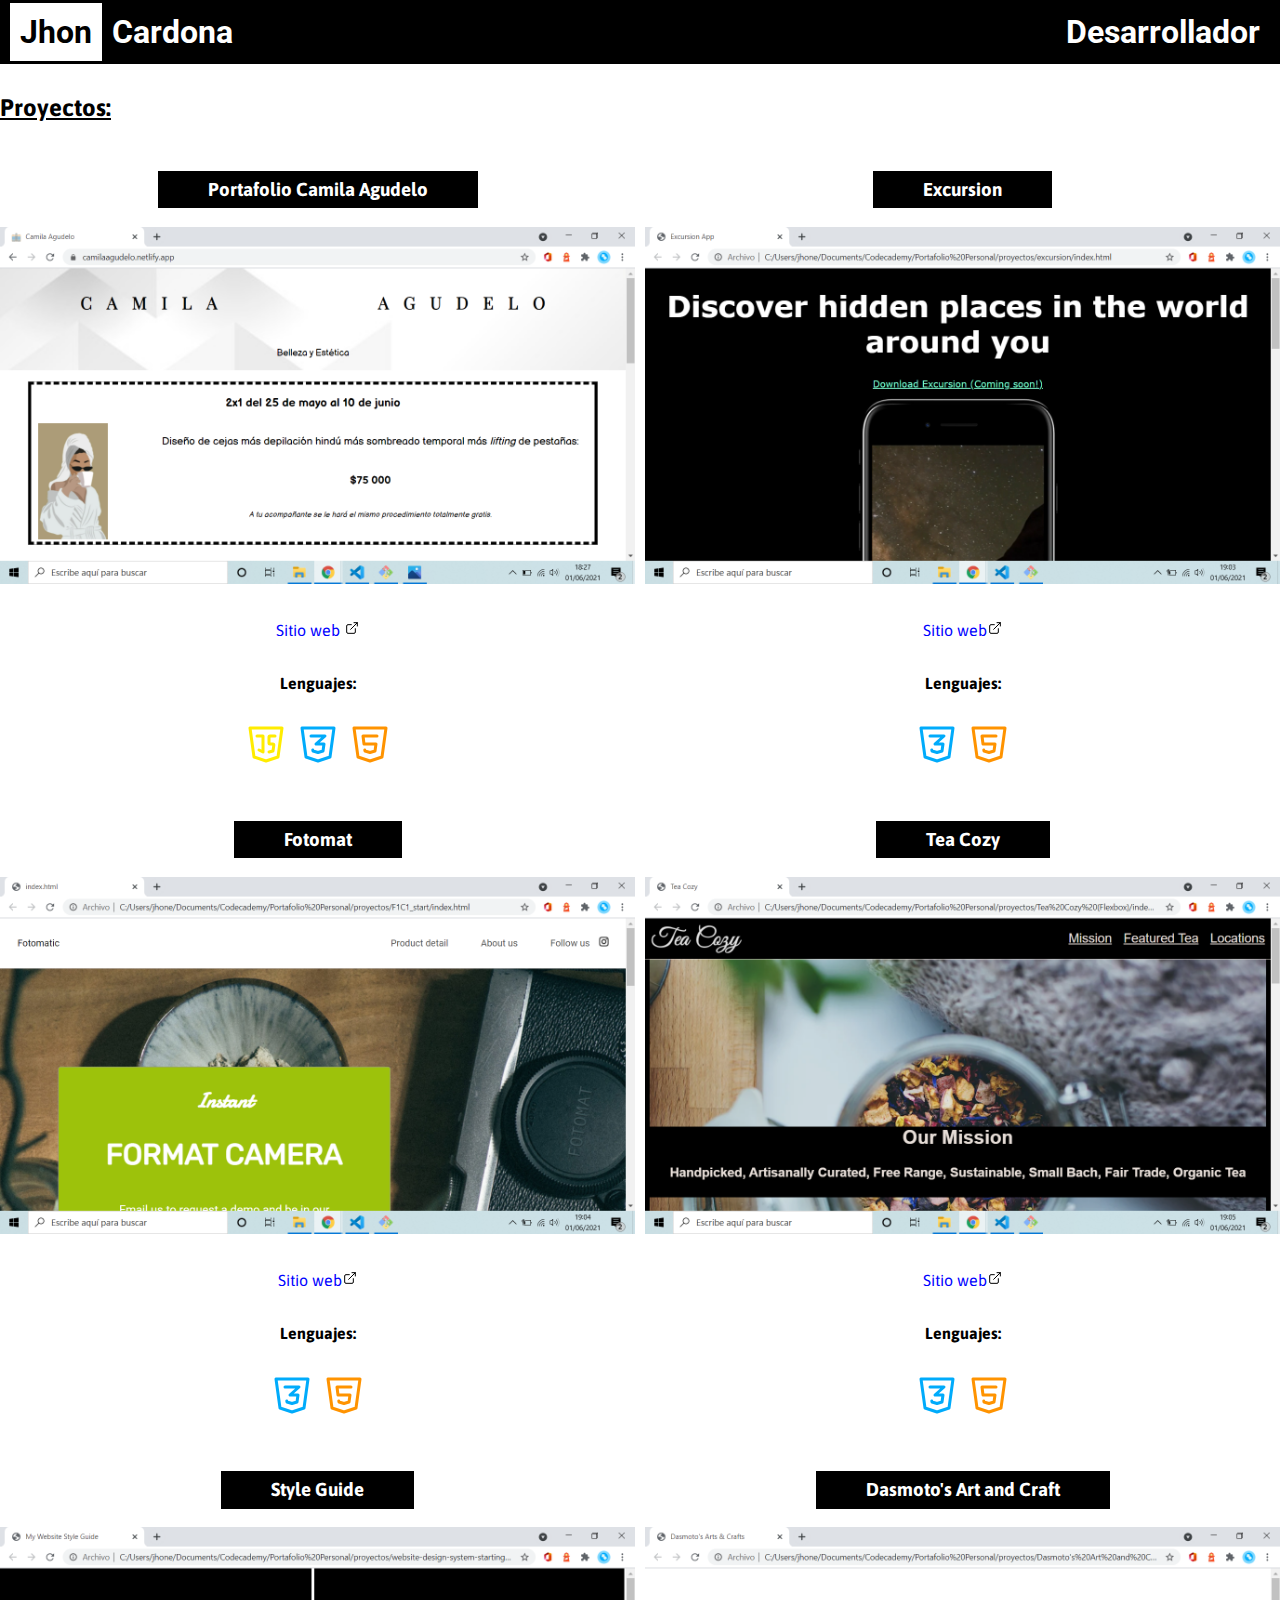
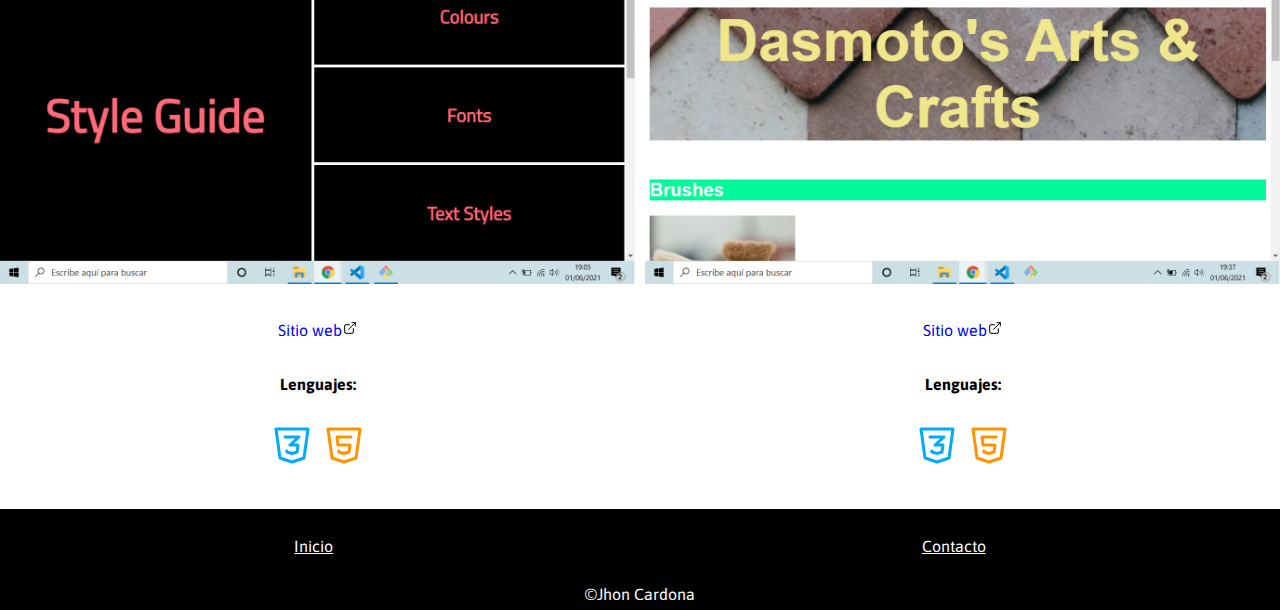
<file: index.html>
<!DOCTYPE html>
<html lang="es">
	<head>
		<meta charset="UTF-8" />
		<meta http-equiv="X-UA-Compatible" content="IE=edge" />
		<meta name="viewport" content="width=device-width, initial-scale=1.0" />
		<title>Jhon Cardona</title>
		<meta name="description" content="Portafolio personal Jhon Cardona" />
		<link rel="preconnect" href="https://fonts.gstatic.com" />
		<link
			href="https://fonts.googleapis.com/css2?family=Asap:ital,wght@0,400;0,700;1,400&family=Roboto:ital,wght@0,400;0,700;1,400&display=swap"
			rel="stylesheet"
		/>
		<link rel="preload" href="./recursos/css/style.css" as="style" />
		<link rel="stylesheet" href="./recursos/css/style.css" />
		<script src="./recursos/js/scripts.js" defer></script>
	</head>
	<body>
		<!-- entrada -->
		<header id="entrada-pagina-principal">
			<video
				src="./recursos/video/video-fondo.mp4"
				id="video-fondo"
				muted
				autoplay
				loop
			></video>
			<h1>
				<a href="./index.html" id="enlace-jhon-cardona">
					<span translate="no" id="jhon-cardona"
						><span id="jhon">Jhon</span><span id="cardona">Cardona</span>
					</span>
					<span id="desarrollador-externo"
						><span id="desarrollador">desarrollador</span></span
					>
				</a>
			</h1>
		</header>
		<!-- Proyectos -->
		<main>
			<h2 id="proyectos-titulo">Proyectos:</h2>
			<ul class="grid-pagina-principal">
				<li>
					<h3>Portafolio Camila Agudelo</h3>
					<div class="proyecto-display">
						<img
							src="./recursos/img/camila-agudelo-sitio-web.png"
							alt="pagina principal Camila Agudelo"
							id="camila-img"
						/>
						<div class="texto-proyectos">
							<a href="https://camilaagudelo.netlify.app/">Sitio web</a>
							<svg
								xmlns="http://www.w3.org/2000/svg"
								class="icon icon-tabler icon-tabler-external-link"
								width="16"
								height="16"
								viewBox="0 0 24 24"
								stroke-width="1.5"
								stroke="#000000"
								fill="none"
								stroke-linecap="round"
								stroke-linejoin="round"
							>
								<path stroke="none" d="M0 0h24v24H0z" fill="none" />
								<path
									d="M11 7h-5a2 2 0 0 0 -2 2v9a2 2 0 0 0 2 2h9a2 2 0 0 0 2 -2v-5"
								/>
								<line x1="10" y1="14" x2="20" y2="4" />
								<polyline points="15 4 20 4 20 9" />
							</svg>
							<h4>Lenguajes:</h4>
							<svg
								xmlns="http://www.w3.org/2000/svg"
								class="
									icono-javascript
									icon icon-tabler icon-tabler-brand-javascript
								"
								width="48"
								height="48"
								viewBox="0 0 24 24"
								stroke-width="1.5"
								stroke="#ffec00"
								fill="none"
								stroke-linecap="round"
								stroke-linejoin="round"
							>
								<path stroke="none" d="M0 0h24v24H0z" fill="none" />
								<path d="M20 4l-2 14.5l-6 2l-6 -2l-2 -14.5z" />
								<path d="M7.5 8h3v8l-2 -1" />
								<path
									d="M16.5 8h-2.5a0.5 .5 0 0 0 -.5 .5v3a0.5 .5 0 0 0 .5 .5h1.423a0.5 .5 0 0 1 .495 .57l-.418 2.93l-2 .5"
								/>
							</svg>
							<svg
								xmlns="http://www.w3.org/2000/svg"
								class="icono-css3 icon icon-tabler icon-tabler-brand-css3"
								width="48"
								height="48"
								viewBox="0 0 24 24"
								stroke-width="1.5"
								stroke="#00abfb"
								fill="none"
								stroke-linecap="round"
								stroke-linejoin="round"
							>
								<path stroke="none" d="M0 0h24v24H0z" fill="none" />
								<path d="M20 4l-2 14.5l-6 2l-6 -2l-2 -14.5z" />
								<path
									d="M8.5 8h7l-4.5 4h4l-.5 3.5l-2.5 .75l-2.5 -.75l-.1 -.5"
								/>
							</svg>
							<svg
								xmlns="http://www.w3.org/2000/svg"
								class="icono-html5 icon icon-tabler icon-tabler-brand-html5"
								width="48"
								height="48"
								viewBox="0 0 24 24"
								stroke-width="1.5"
								stroke="#ff9300"
								fill="none"
								stroke-linecap="round"
								stroke-linejoin="round"
							>
								<path stroke="none" d="M0 0h24v24H0z" fill="none" />
								<path d="M20 4l-2 14.5l-6 2l-6 -2l-2 -14.5z" />
								<path
									d="M15.5 8h-7l.5 4h6l-.5 3.5l-2.5 .75l-2.5 -.75l-.1 -.5"
								/>
							</svg>
						</div>
					</div>
				</li>
				<li>
					<h3 lang="en" translate="no">Excursion</h3>
					<div class="proyecto-display">
						<img
							src="./recursos/img/excursion.png"
							alt="pagina principal excursion"
							id="excursion-img"
						/>
						<div class="texto-proyectos">
							<a href="./proyectos/excursion/index.html">Sitio web</a
							><svg
								xmlns="http://www.w3.org/2000/svg"
								class="icon icon-tabler icon-tabler-external-link"
								width="16"
								height="16"
								viewBox="0 0 24 24"
								stroke-width="1.5"
								stroke="#000000"
								fill="none"
								stroke-linecap="round"
								stroke-linejoin="round"
							>
								<path stroke="none" d="M0 0h24v24H0z" fill="none" />
								<path
									d="M11 7h-5a2 2 0 0 0 -2 2v9a2 2 0 0 0 2 2h9a2 2 0 0 0 2 -2v-5"
								/>
								<line x1="10" y1="14" x2="20" y2="4" />
								<polyline points="15 4 20 4 20 9" />
							</svg>
							<h4>Lenguajes:</h4>
							<svg
								xmlns="http://www.w3.org/2000/svg"
								class="icono-css3 icon icon-tabler icon-tabler-brand-css3"
								width="48"
								height="48"
								viewBox="0 0 24 24"
								stroke-width="1.5"
								stroke="#00abfb"
								fill="none"
								stroke-linecap="round"
								stroke-linejoin="round"
							>
								<path stroke="none" d="M0 0h24v24H0z" fill="none" />
								<path d="M20 4l-2 14.5l-6 2l-6 -2l-2 -14.5z" />
								<path
									d="M8.5 8h7l-4.5 4h4l-.5 3.5l-2.5 .75l-2.5 -.75l-.1 -.5"
								/>
							</svg>
							<svg
								xmlns="http://www.w3.org/2000/svg"
								class="icono-html5 icon icon-tabler icon-tabler-brand-html5"
								width="48"
								height="48"
								viewBox="0 0 24 24"
								stroke-width="1.5"
								stroke="#ff9300"
								fill="none"
								stroke-linecap="round"
								stroke-linejoin="round"
							>
								<path stroke="none" d="M0 0h24v24H0z" fill="none" />
								<path d="M20 4l-2 14.5l-6 2l-6 -2l-2 -14.5z" />
								<path
									d="M15.5 8h-7l.5 4h6l-.5 3.5l-2.5 .75l-2.5 -.75l-.1 -.5"
								/>
							</svg>
						</div>
					</div>
				</li>
				<li>
					<h3 lang="en" translate="no">Fotomat</h3>
					<div class="proyecto-display">
						<img
							src="./recursos/img/fotomat.png"
							alt="pagina principal Fotomat"
							id="fotomat-img"
						/>
						<div class="texto-proyectos">
							<a href="./proyectos/F1C1_start/index.html">Sitio web</a
							><svg
								xmlns="http://www.w3.org/2000/svg"
								class="icon icon-tabler icon-tabler-external-link"
								width="16"
								height="16"
								viewBox="0 0 24 24"
								stroke-width="1.5"
								stroke="#000000"
								fill="none"
								stroke-linecap="round"
								stroke-linejoin="round"
							>
								<path stroke="none" d="M0 0h24v24H0z" fill="none" />
								<path
									d="M11 7h-5a2 2 0 0 0 -2 2v9a2 2 0 0 0 2 2h9a2 2 0 0 0 2 -2v-5"
								/>
								<line x1="10" y1="14" x2="20" y2="4" />
								<polyline points="15 4 20 4 20 9" />
							</svg>
							<h4>Lenguajes:</h4>
							<svg
								xmlns="http://www.w3.org/2000/svg"
								class="icono-css3 icon icon-tabler icon-tabler-brand-css3"
								width="48"
								height="48"
								viewBox="0 0 24 24"
								stroke-width="1.5"
								stroke="#00abfb"
								fill="none"
								stroke-linecap="round"
								stroke-linejoin="round"
							>
								<path stroke="none" d="M0 0h24v24H0z" fill="none" />
								<path d="M20 4l-2 14.5l-6 2l-6 -2l-2 -14.5z" />
								<path
									d="M8.5 8h7l-4.5 4h4l-.5 3.5l-2.5 .75l-2.5 -.75l-.1 -.5"
								/>
							</svg>
							<svg
								xmlns="http://www.w3.org/2000/svg"
								class="icono-html5 icon icon-tabler icon-tabler-brand-html5"
								width="48"
								height="48"
								viewBox="0 0 24 24"
								stroke-width="1.5"
								stroke="#ff9300"
								fill="none"
								stroke-linecap="round"
								stroke-linejoin="round"
							>
								<path stroke="none" d="M0 0h24v24H0z" fill="none" />
								<path d="M20 4l-2 14.5l-6 2l-6 -2l-2 -14.5z" />
								<path
									d="M15.5 8h-7l.5 4h6l-.5 3.5l-2.5 .75l-2.5 -.75l-.1 -.5"
								/>
							</svg>
						</div>
					</div>
				</li>
				<li>
					<h3 lang="en" translate="no">Tea Cozy</h3>
					<div class="proyecto-display">
						<img
							src="./recursos/img/tea-cozy.png"
							alt="pagina principal Tea Cozy"
							id="tea-img"
						/>
						<div class="texto-proyectos">
							<a href="./proyectos/Tea Cozy (Flexbox)/index.html">Sitio web</a
							><svg
								xmlns="http://www.w3.org/2000/svg"
								class="icon icon-tabler icon-tabler-external-link"
								width="16"
								height="16"
								viewBox="0 0 24 24"
								stroke-width="1.5"
								stroke="#000000"
								fill="none"
								stroke-linecap="round"
								stroke-linejoin="round"
							>
								<path stroke="none" d="M0 0h24v24H0z" fill="none" />
								<path
									d="M11 7h-5a2 2 0 0 0 -2 2v9a2 2 0 0 0 2 2h9a2 2 0 0 0 2 -2v-5"
								/>
								<line x1="10" y1="14" x2="20" y2="4" />
								<polyline points="15 4 20 4 20 9" />
							</svg>
							<h4>Lenguajes:</h4>
							<svg
								xmlns="http://www.w3.org/2000/svg"
								class="icono-css3 icon icon-tabler icon-tabler-brand-css3"
								width="48"
								height="48"
								viewBox="0 0 24 24"
								stroke-width="1.5"
								stroke="#00abfb"
								fill="none"
								stroke-linecap="round"
								stroke-linejoin="round"
							>
								<path stroke="none" d="M0 0h24v24H0z" fill="none" />
								<path d="M20 4l-2 14.5l-6 2l-6 -2l-2 -14.5z" />
								<path
									d="M8.5 8h7l-4.5 4h4l-.5 3.5l-2.5 .75l-2.5 -.75l-.1 -.5"
								/>
							</svg>
							<svg
								xmlns="http://www.w3.org/2000/svg"
								class="icono-html5 icon icon-tabler icon-tabler-brand-html5"
								width="48"
								height="48"
								viewBox="0 0 24 24"
								stroke-width="1.5"
								stroke="#ff9300"
								fill="none"
								stroke-linecap="round"
								stroke-linejoin="round"
							>
								<path stroke="none" d="M0 0h24v24H0z" fill="none" />
								<path d="M20 4l-2 14.5l-6 2l-6 -2l-2 -14.5z" />
								<path
									d="M15.5 8h-7l.5 4h6l-.5 3.5l-2.5 .75l-2.5 -.75l-.1 -.5"
								/>
							</svg>
						</div>
					</div>
				</li>
				<li>
					<h3 lang="en" translate="no">Style Guide</h3>
					<div class="proyecto-display">
						<img
							src="./recursos/img/style-guide.png"
							alt="pagina principal Style Guide"
							id="style-img"
						/>
						<div class="texto-proyectos">
							<a
								href="./proyectos/website-design-system-starting(Enlaces grandes)/index.html"
								>Sitio web</a
							><svg
								xmlns="http://www.w3.org/2000/svg"
								class="icon icon-tabler icon-tabler-external-link"
								width="16"
								height="16"
								viewBox="0 0 24 24"
								stroke-width="1.5"
								stroke="#000000"
								fill="none"
								stroke-linecap="round"
								stroke-linejoin="round"
							>
								<path stroke="none" d="M0 0h24v24H0z" fill="none" />
								<path
									d="M11 7h-5a2 2 0 0 0 -2 2v9a2 2 0 0 0 2 2h9a2 2 0 0 0 2 -2v-5"
								/>
								<line x1="10" y1="14" x2="20" y2="4" />
								<polyline points="15 4 20 4 20 9" />
							</svg>
							<h4>Lenguajes:</h4>
							<svg
								xmlns="http://www.w3.org/2000/svg"
								class="icono-css3 icon icon-tabler icon-tabler-brand-css3"
								width="48"
								height="48"
								viewBox="0 0 24 24"
								stroke-width="1.5"
								stroke="#00abfb"
								fill="none"
								stroke-linecap="round"
								stroke-linejoin="round"
							>
								<path stroke="none" d="M0 0h24v24H0z" fill="none" />
								<path d="M20 4l-2 14.5l-6 2l-6 -2l-2 -14.5z" />
								<path
									d="M8.5 8h7l-4.5 4h4l-.5 3.5l-2.5 .75l-2.5 -.75l-.1 -.5"
								/>
							</svg>
							<svg
								xmlns="http://www.w3.org/2000/svg"
								class="icono-html5 icon icon-tabler icon-tabler-brand-html5"
								width="48"
								height="48"
								viewBox="0 0 24 24"
								stroke-width="1.5"
								stroke="#ff9300"
								fill="none"
								stroke-linecap="round"
								stroke-linejoin="round"
							>
								<path stroke="none" d="M0 0h24v24H0z" fill="none" />
								<path d="M20 4l-2 14.5l-6 2l-6 -2l-2 -14.5z" />
								<path
									d="M15.5 8h-7l.5 4h6l-.5 3.5l-2.5 .75l-2.5 -.75l-.1 -.5"
								/>
							</svg>
						</div>
					</div>
				</li>
				<li>
					<h3 lang="en" translate="no">Dasmoto's Art and Craft</h3>
					<div class="proyecto-display">
						<img
							src="./recursos/img/dasmoto.png"
							alt="pagina principal Dasmoto"
							id="art-img"
						/>
						<div class="texto-proyectos">
							<a href="./proyectos/Dasmoto's Art and Craft/index.html"
								>Sitio web</a
							><svg
								xmlns="http://www.w3.org/2000/svg"
								class="icon icon-tabler icon-tabler-external-link"
								width="16"
								height="16"
								viewBox="0 0 24 24"
								stroke-width="1.5"
								stroke="#000000"
								fill="none"
								stroke-linecap="round"
								stroke-linejoin="round"
							>
								<path stroke="none" d="M0 0h24v24H0z" fill="none" />
								<path
									d="M11 7h-5a2 2 0 0 0 -2 2v9a2 2 0 0 0 2 2h9a2 2 0 0 0 2 -2v-5"
								/>
								<line x1="10" y1="14" x2="20" y2="4" />
								<polyline points="15 4 20 4 20 9" />
							</svg>
							<h4>Lenguajes:</h4>
							<svg
								xmlns="http://www.w3.org/2000/svg"
								class="icono-css3 icon icon-tabler icon-tabler-brand-css3"
								width="48"
								height="48"
								viewBox="0 0 24 24"
								stroke-width="1.5"
								stroke="#00abfb"
								fill="none"
								stroke-linecap="round"
								stroke-linejoin="round"
							>
								<path stroke="none" d="M0 0h24v24H0z" fill="none" />
								<path d="M20 4l-2 14.5l-6 2l-6 -2l-2 -14.5z" />
								<path
									d="M8.5 8h7l-4.5 4h4l-.5 3.5l-2.5 .75l-2.5 -.75l-.1 -.5"
								/>
							</svg>
							<svg
								xmlns="http://www.w3.org/2000/svg"
								class="icono-html5 icon icon-tabler icon-tabler-brand-html5"
								width="48"
								height="48"
								viewBox="0 0 24 24"
								stroke-width="1.5"
								stroke="#ff9300"
								fill="none"
								stroke-linecap="round"
								stroke-linejoin="round"
							>
								<path stroke="none" d="M0 0h24v24H0z" fill="none" />
								<path d="M20 4l-2 14.5l-6 2l-6 -2l-2 -14.5z" />
								<path
									d="M15.5 8h-7l.5 4h6l-.5 3.5l-2.5 .75l-2.5 -.75l-.1 -.5"
								/>
							</svg>
						</div>
					</div>
				</li>
			</ul>
		</main>
		<footer>
			<nav>
				<ul id="navegacion-footer">
					<li><a href="./index.html" class="enlace-nav">Inicio</a></li>
					<li><a href="./contacto.html" class="enlace-nav">Contacto</a></li>
				</ul>
			</nav>
			<p>&copy;Jhon Cardona</p>
		</footer>
	</body>
</html>
</file>
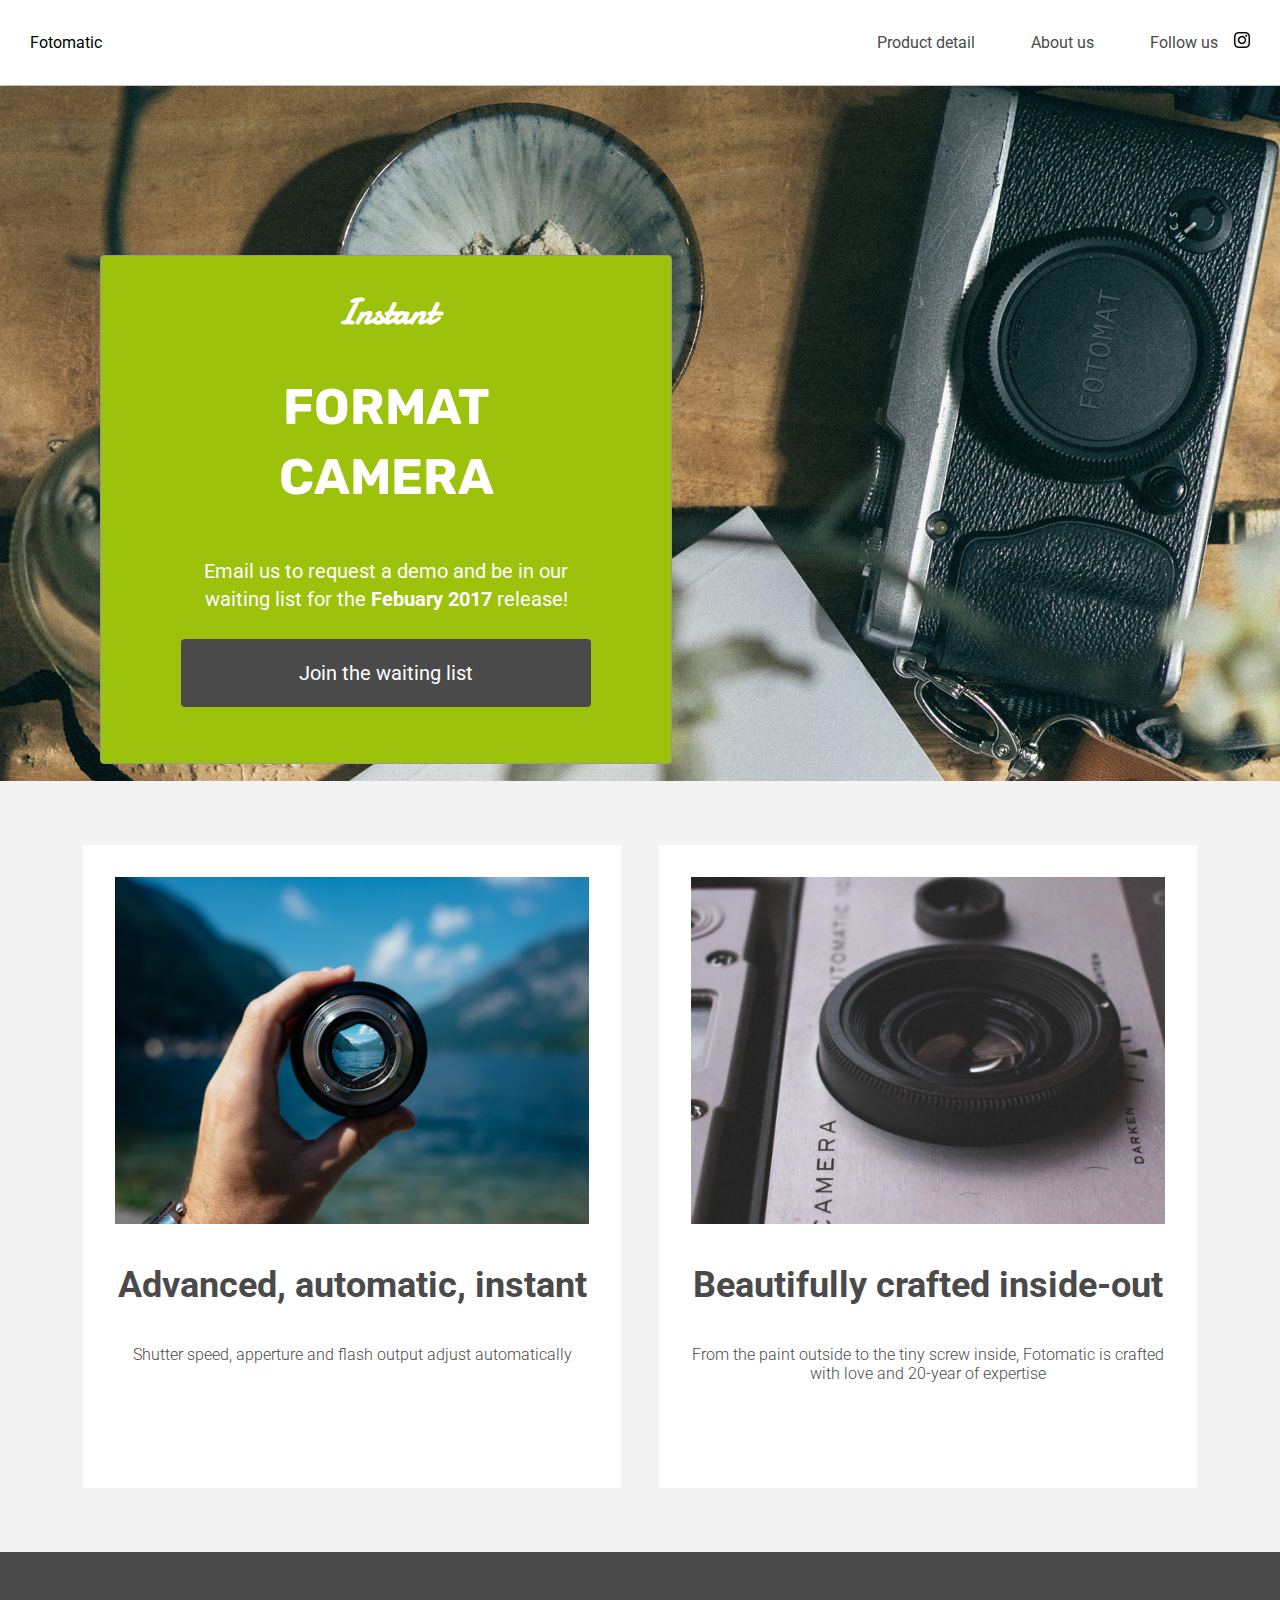
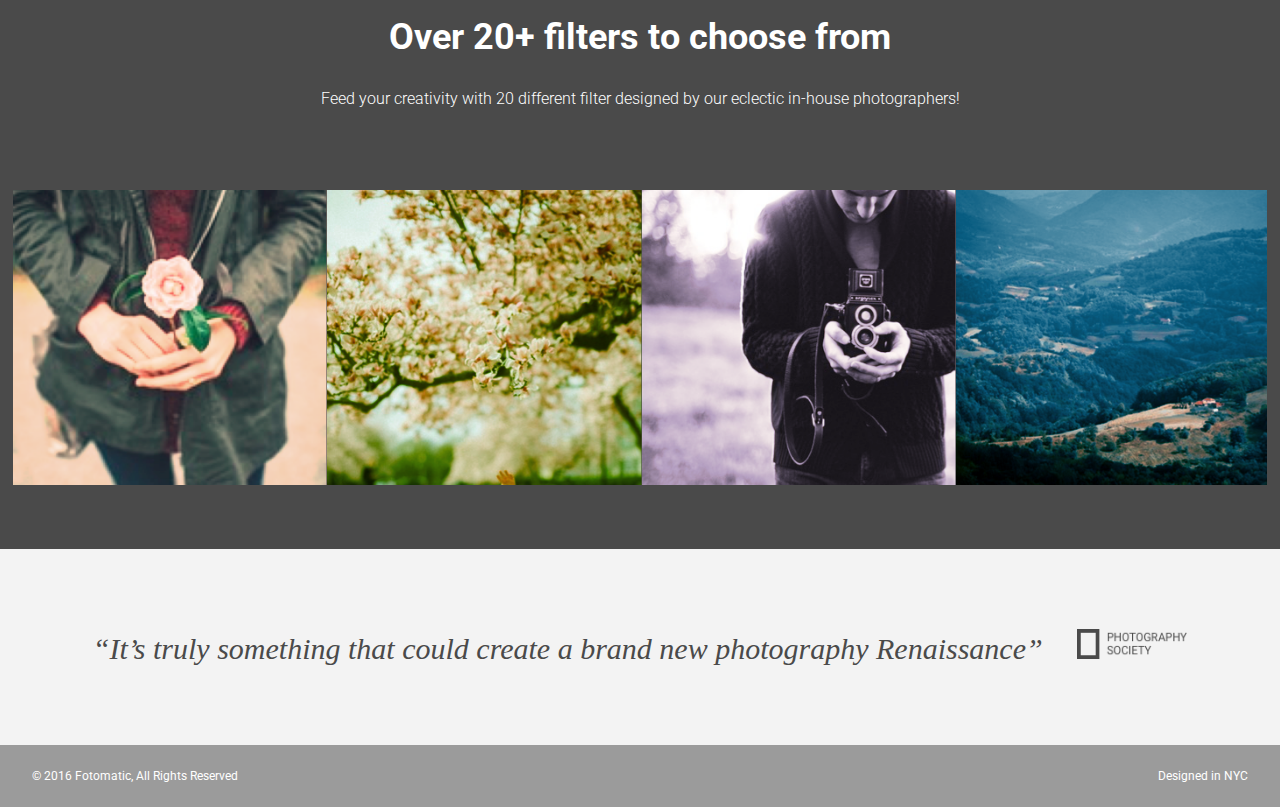
<file: proyectos/F1C1_start/index.html>
<!DOCTYPE html>
<html lang="en-GB">
	<head>
		<meta name='viewport' content="width=device-width">
		<link
			href="https://fonts.googleapis.com/css?family=Damion"
			rel="stylesheet"
		/>
		<link
			href="https://fonts.googleapis.com/css?family=Rubik"
			rel="stylesheet"
		/>
		<link
			href="https://fonts.googleapis.com/css?family=Roboto:300,400,600,700"
			rel="stylesheet"
		/>
		<link rel="stylesheet" href="./resources/css/style.css" />
		<meta charset="UTF-8" />
	</head>
	<body>
		<!-- Header -->
		<header>
			<div class="content">
				<a href="index.html" class="desktop logo">Fotomatic</a>
				<nav class="desktop">
					<ul>
						<li><a href="#">Product detail</a></li>
						<li><a href="#">About us</a></li>
						<li class="follow-us">
							<a href="https://www.instagram.com/"
								>Follow us
								<img class="icon" src="./resources/images/instagram.png"
							/></a>
						</li>
            <li><a href="#" class="button">Join us</a></li>
					</ul>
				</nav>
				<nav class="mobile">
					<ul>
						<li>
							<a href="#"><img src="./resources/images/ic-logo.svg" /></a>
						</li>
						<li>
							<a href="#"
								><img src="./resources/images/ic-product-detail.svg"
							/></a>
						</li>
						<li>
							<a href="#"><img src="./resources/images/ic-about-us.svg" /></a>
						</li>
						<li><a href="#" class="button">Join us</a></li>
					</ul>
				</nav>
			</div>
		</header>

		<!-- Main Content -->
		<main class="main-content">
			<!-- Sign Up Section -->
			<div id="sign-up-section" class="banner">
				<div id="sign-up-cta">
					<div class="content center">
						<div class="header">
							<h2 class="cursive">Instant</h2>
							<h1 class="striking">FORMAT CAMERA</h1>
						</div>
						<div class="email">
							<span>
								Email us to request a demo and be in our waiting list for the
								<strong>Febuary 2017</strong> release!
							</span>
							<div class="button">Join the waiting list</div>
						</div>
					</div>
				</div>
			</div>

			<!-- Features Section -->
			<div id="features-section">
				<div class="feature center">
					
						<div class="image-container">
							<img src="./resources/images/feature-1.png" />
						</div>
						<div class="content">
							<h2>Advanced, automatic, instant</h2>
							<h3>
								Shutter speed, apperture and flash output adjust automatically
							</h3>
						</div>
					
				</div>
				<div class="feature center">
					
						<div class="image-container">
							<img src="./resources/images/feature-2.png" />
						</div>
						<div class="content">
							<h2>Beautifully crafted inside-out</h2>
							<h3>
								From the paint outside to the tiny screw inside, Fotomatic is
								crafted with love and 20-year of expertise
							</h3>
						</div>
					
				</div>
			</div>

			<!-- Filters Section -->
			<div id="filters-section">
				<div class="content center">
					<h2>Over 20+ filters to choose from</h2>
					<h3>
						Feed your creativity with 20 different filter designed by our
						eclectic in-house photographers!
					</h3>
				</div>
				<div class="images-container">
					<div class="image-container">
						<img src="./resources/images/filter-1.png" />
					</div>
					<div class="image-container">
						<img src="./resources/images/filter-2.png" />
					</div>
					<div class="image-container">
						<img src="./resources/images/filter-3.png" />
					</div>
					<div class="image-container extra">
						<img src="./resources/images/filter-4.png" />
					</div>
				</div>
			</div>

			<!-- Quotes Section -->
      <div id="quotes-section">
        <div class="content center">
          <span class="quote">“It’s truly something that could create a brand new photography Renaissance”</span>
          <img class="quote-citation" src="./resources/images/photography-logo.png" />
        </div>
      </div>
    </main>

    <!-- Footer -->
			<footer>
				<div class="content">
					<span class="copyright">© 2016 Fotomatic, All Rights Reserved</span>
					<span class="location">Designed in NYC</span>
				</div>
			</footer>
		</div>
	</body>
</html>
</file>
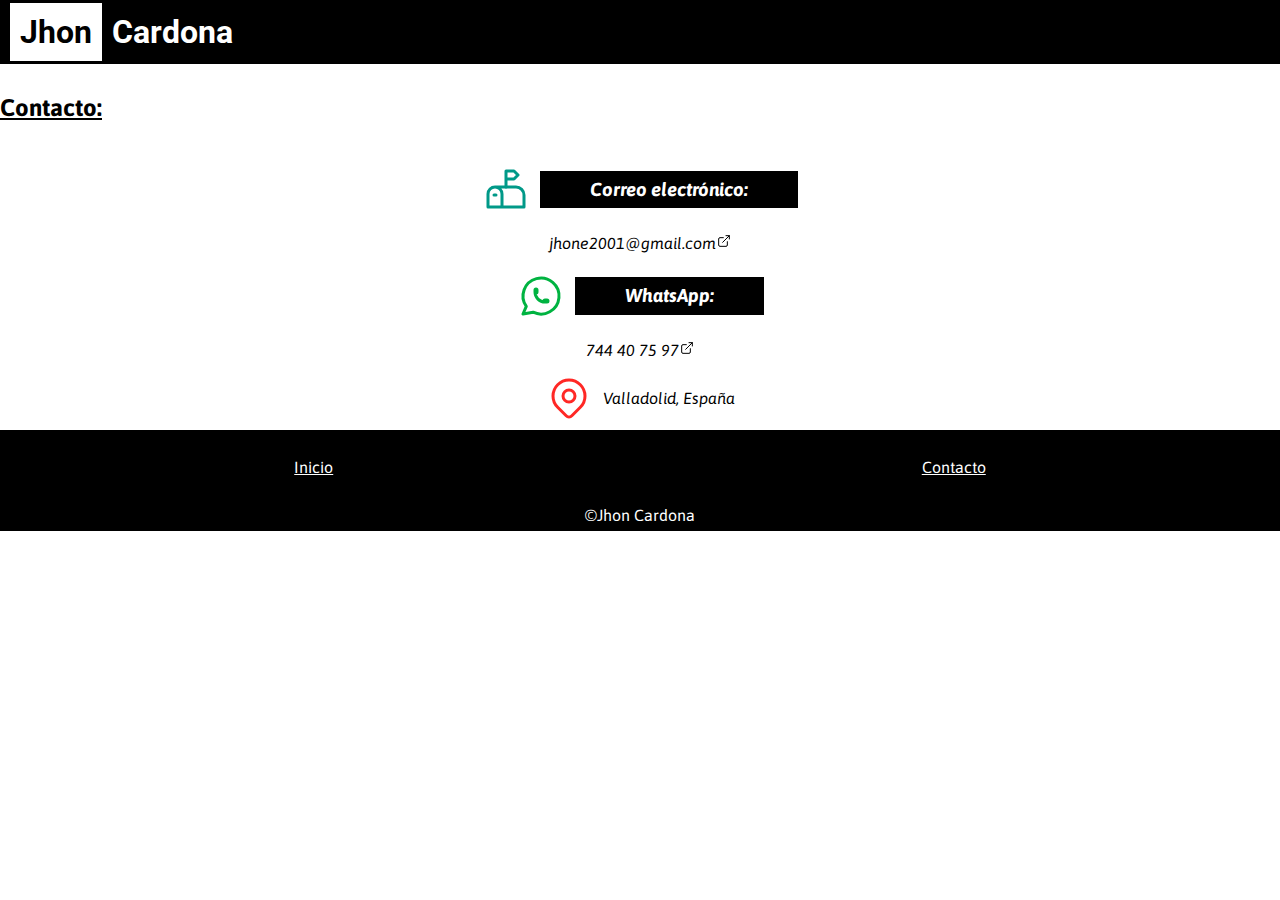
<file: contacto.html>
<!DOCTYPE html>
<html lang="es">
	<head>
		<meta charset="UTF-8" />
		<meta http-equiv="X-UA-Compatible" content="IE=edge" />
		<meta name="viewport" content="width=device-width, initial-scale=1.0" />
		<title>Contacto Jhon Cardona</title>
		<meta name="description" content="Página de contacto Jhon Cardona" />
		<link rel="preconnect" href="https://fonts.gstatic.com" />
		<link
			href="https://fonts.googleapis.com/css2?family=Asap:ital,wght@0,400;0,700;1,400&family=Roboto:ital,wght@0,400;0,700;1,400&display=swap"
			rel="stylesheet"
		/>
		<link rel="preload" href="./recursos/css/style.css" as="style" />
		<link rel="stylesheet" href="./recursos/css/style.css" />
		<script src="./recursos/js/scripts.js" defer></script>
	</head>
	<body>
		<header>
			<h1>
				<a href="./index.html" id="enlace-jhon-cardona-secundario">
					<span translate="no" id="jhon-cardona"
						><span id="jhon">Jhon</span><span id="cardona">Cardona</span>
					</span>
				</a>
			</h1>
		</header>
		<main>
			<h2 id="contacto-titulo">Contacto:</h2>
			<address>
				<div class="elemento-contacto">
					<div class="icono-texto">
						<svg
							xmlns="http://www.w3.org/2000/svg"
							class="icon icon-tabler icon-tabler-mailbox"
							width="48"
							height="48"
							viewBox="0 0 24 24"
							stroke-width="1.5"
							stroke="#009988"
							fill="none"
							stroke-linecap="round"
							stroke-linejoin="round"
						>
							<path stroke="none" d="M0 0h24v24H0z" fill="none" />
							<path
								d="M10 21v-6.5a3.5 3.5 0 0 0 -7 0v6.5h18v-6a4 4 0 0 0 -4 -4h-10.5"
							/>
							<path d="M12 11v-8h4l2 2l-2 2h-4" />
							<path d="M6 15h1" />
						</svg>
						<h3>Correo electrónico:</h3>
					</div>
					<div>
						<a href="mailto:jhone2001@gmail.com">jhone2001@gmail.com</a
						><svg
							xmlns="http://www.w3.org/2000/svg"
							class="icon icon-tabler icon-tabler-external-link"
							width="16"
							height="16"
							viewBox="0 0 24 24"
							stroke-width="1.5"
							stroke="#000000"
							fill="none"
							stroke-linecap="round"
							stroke-linejoin="round"
						>
							<path stroke="none" d="M0 0h24v24H0z" fill="none" />
							<path
								d="M11 7h-5a2 2 0 0 0 -2 2v9a2 2 0 0 0 2 2h9a2 2 0 0 0 2 -2v-5"
							/>
							<line x1="10" y1="14" x2="20" y2="4" />
							<polyline points="15 4 20 4 20 9" />
						</svg>
					</div>
				</div>
				<div class="elemento-contacto">
					<div class="icono-texto">
						<svg
							xmlns="http://www.w3.org/2000/svg"
							class="icon icon-tabler icon-tabler-brand-whatsapp"
							width="48"
							height="48"
							viewBox="0 0 24 24"
							stroke-width="1.5"
							stroke="#00b341"
							fill="none"
							stroke-linecap="round"
							stroke-linejoin="round"
						>
							<path stroke="none" d="M0 0h24v24H0z" fill="none" />
							<path d="M3 21l1.65 -3.8a9 9 0 1 1 3.4 2.9l-5.05 .9" />
							<path
								d="M9 10a0.5 .5 0 0 0 1 0v-1a0.5 .5 0 0 0 -1 0v1a5 5 0 0 0 5 5h1a0.5 .5 0 0 0 0 -1h-1a0.5 .5 0 0 0 0 1"
							/>
						</svg>
						<h3>WhatsApp:</h3>
					</div>
					<div>
						<a href="https://wa.me/34744407597">744 40 75 97</a
						><svg
							xmlns="http://www.w3.org/2000/svg"
							class="icon icon-tabler icon-tabler-external-link"
							width="16"
							height="16"
							viewBox="0 0 24 24"
							stroke-width="1.5"
							stroke="#000000"
							fill="none"
							stroke-linecap="round"
							stroke-linejoin="round"
						>
							<path stroke="none" d="M0 0h24v24H0z" fill="none" />
							<path
								d="M11 7h-5a2 2 0 0 0 -2 2v9a2 2 0 0 0 2 2h9a2 2 0 0 0 2 -2v-5"
							/>
							<line x1="10" y1="14" x2="20" y2="4" />
							<polyline points="15 4 20 4 20 9" />
						</svg>
					</div>
				</div>
				<div class="elemento-contacto">
					<div class="icono-texto">
						<svg
							xmlns="http://www.w3.org/2000/svg"
							class="icon icon-tabler icon-tabler-map-pin"
							width="48"
							height="48"
							viewBox="0 0 24 24"
							stroke-width="1.5"
							stroke="#ff2825"
							fill="none"
							stroke-linecap="round"
							stroke-linejoin="round"
						>
							<path stroke="none" d="M0 0h24v24H0z" fill="none" />
							<circle cx="12" cy="11" r="3" />
							<path
								d="M17.657 16.657l-4.243 4.243a2 2 0 0 1 -2.827 0l-4.244 -4.243a8 8 0 1 1 11.314 0z"
							/>
						</svg>
						<p>Valladolid, España</p>
					</div>
				</div>
			</address>
		</main>
		<footer>
			<nav>
				<ul id="navegacion-footer">
					<li><a href="./index.html" class="enlace-nav">Inicio</a></li>
					<li><a href="./contacto.html" class="enlace-nav">Contacto</a></li>
				</ul>
			</nav>
			<p>&copy;Jhon Cardona</p>
		</footer>
	</body>
</html>
</file>
<file: recursos/css/style.css>
:root {
	--fuente-principal: "Asap", sans-serif;
	--fuente-titulo: "Roboto", sans-serif;
}

/* generales */

html {
	box-sizing: border-box;
	font-size: 62.5%; /* Para 1rem = 10px */
}
*,
*::before,
*::after {
	box-sizing: inherit;
}
body {
	line-height: 2;
	font-size: 2rem;
	text-align: center;
	margin: 0;
	font-family: var(--fuente-principal);
}

h2 {
	text-decoration: underline;
}

h3 {
	background-color: black;
	color: white;
	display: inline-block;
	padding: 0 50px;
}

a {
	color: black;
}

img {
	max-width: 100%;
}

ul {
	padding: 0;
}

li {
	list-style: none;
	margin: 0;
}

@media only screen and (min-width: 768px) {
	body {
		font-size: 1.6rem;
	}
}

/* entrada */

header {
	background-color: black;
}

#entrada-pagina-principal {
	display: flex;
	flex-direction: column;
	justify-content: center;
	position: relative;
	overflow: hidden;
}

#video-fondo {
	position: absolute;
	top: 0;
	bottom: 0;
	right: 0;
	left: 0;
	width: auto;
	height: 100%;
}

h1 {
	margin: 0 1rem;
	z-index: 1;
	font-family: var(--fuente-titulo);
}

#enlace-jhon-cardona {
	display: flex;
	flex-direction: column;
	text-decoration: none;
}

#jhon-cardona {
	/* padding: 10px;
	color: black;
	background-color: white; */
	align-self: center;
}

#jhon {
	color: black;
	background-color: white;
	padding: 10px;
}

#cardona {
	color: white;
	background-color: black;
	padding: 10px;
}

#desarrollador-externo {
	align-self: flex-end;
	text-transform: capitalize;
}

#desarrollador {
	color: white;
	padding: 10px;
	background-color: black;
	animation: blanco-negro 3s infinite;
}

@keyframes blanco-negro {
	0% {
		color: white;
		background-color: black;
	}

	50% {
		color: black;
		background-color: white;
	}

	100% {
		color: white;
		background-color: black;
	}
}

@media only screen and (min-width: 768px) {
	#enlace-jhon-cardona {
		flex-direction: row;
		justify-content: space-between;
	}

	#entrada-pagina-principal {
		background-color: black;
	}

	#video-fondo {
		display: none;
	}
}

/* proyectos */

.sobrePoner {
	position: fixed;
	height: 100%;
	width: 100%;
	top: 0;
	background-color: rgba(0, 0, 0, 0.5);
	z-index: 2;
}

.sobrePoner img {
	max-height: 80%;
	width: auto;
	margin: 20px;
}

.btn-cerrar {
	background-color: white;
	font-weight: bold;
	padding: 10px;
	width: 30%;
	margin: 0 auto;
}

.btn-cerrar:hover {
	cursor: pointer;
}

#proyectos-titulo {
	text-align: left;
}

.proyecto-display {
	display: grid;
	grid-template-columns: 1fr 1fr;
	gap: 30px;
}

.proyecto-display img:hover {
	cursor: pointer;
}

.proyecto-display a {
	text-decoration: none;
	color: blue;
}

@media only screen and (min-width: 768px) {
	.grid-pagina-principal {
		display: grid;
		grid-template-columns: 1fr 1fr;
		gap: 10px;
	}

	.proyecto-display {
		grid-template-columns: 1fr;
		grid-template-rows: 2fr 1fr;
	}

	.sobrePoner {
		padding: 20px;
	}
}

@media only screen and (max-width: 768px) {
	.btn-cerrar {
		display: none;
	}

	.sobrePoner img {
		max-height: 100%;
		margin: 0;
	}
}

/* footer */
footer {
	background-color: black;
	color: white;
	padding-top: 5px;
}

#navegacion-footer {
	display: flex;
	justify-content: space-around;
}

.enlace-nav {
	color: white;
	padding: 20px;
}

.enlace-nav:hover {
	color: black;
	background-color: white;
}

footer p {
	margin: 0;
}

/* contacto */
#contacto-titulo {
	text-align: left;
}

#enlace-jhon-cardona-secundario {
	display: flex;
	text-decoration: none;
}

.elemento-contacto a {
	text-decoration: none;
}

.icono-texto {
	display: flex;
	gap: 10px;
	justify-content: center;
	align-items: center;
}

.enlace-nav:hover {
	color: black;
	background-color: white;
}
</file>
<file: proyectos/F1C1_start/resources/css/style.css>
/* Universal Styles */

html {
	font-family: "Roboto", sans-serif;
	font-size: 16px;
	box-sizing: border-box;
}

body {
	margin: 0;
}

a {
	text-decoration: none;
}

.main-content {
	margin-top: 5.3125rem; /*To offset for fixed header.*/
}

.center {
	text-align: center;
}

.button {
	border-radius: 4px;
	background-color: #4a4a4a;
	color: white;
}

.image-container {
	overflow: hidden;
}

.image-container img {
	display: block;
}

@media only screen and (max-width: 480px) {
	.main-content {
		margin-top: 3rem;
	}
}

/* Header */

header {
	position: fixed;
	width: 100%;
	border-bottom: solid 1px #c6c1c1;
	background-color: white;
	z-index: 1;
	top: 0;
}

header .content {
	display: flex;
	padding: 0 1.875rem;
	align-items: center;
	height: 85px;
}

header .logo {
	flex: 1;
	color: black;
}

header nav ul {
	display: flex;
	list-style: none;
	align-items: center;
}

nav li {
	padding-left: 3.5rem;
}

nav li:last-of-type {
	padding-left: unset;
}

nav a {
	vertical-align: bottom;
	line-height: 1.6;
	font-size: 1rem;
	color: #4a4a4a;
}

header .icon {
	width: 1rem;
	padding-left: 0.75rem;
	margin: auto;
}

header .mobile {
	display: none;
}

header .desktop .button {
	display: none;
}

@media only screen and (max-width: 768px) and (min-width: 480px) {
	header .desktop .button {
		display: block;
		padding: 0.1875rem 0.5rem;
		background-color: #9dc20b;
		line-height: 1.6;
		color: white;
		margin-left: 1.5rem;
	}
}

@media only screen and (max-width: 480px) {
	header .desktop {
		display: none;
	}

	header .mobile {
		display: block;
		width: 100%;
	}

	header .content {
		padding: 0.5rem 0;
		height: 48px;
	}

	header .mobile ul {
		display: flex;
		justify-content: space-around;
		align-items: center;
		width: 100%;
		padding-inline-start: unset;
	}

	header .mobile li {
		padding: 0;
	}

	header .mobile .button {
		padding: 0.1875rem 0.5rem;
		background-color: #9dc20b;
		line-height: 1.6;
		color: white;
	}
}

/* Sign Up Section */

#sign-up-section {
	display: flex;
	justify-content: flex-start;
	align-items: flex-start;
	height: 43.5rem;
	background-image: url("../images/banner-landingpage.jpg");
	background-repeat: no-repeat;
	background-size: cover;
	background-position: center;
}

#sign-up-cta {
	padding: 0 5rem 3.5rem 5rem;
	border: solid 1px #979797;
	border-radius: 4px;
	background-color: #9dc20b;
	margin: 10.625rem 6.25rem;
}

#sign-up-cta .content {
	width: 25.625rem;
	margin-top: 2rem;
	font-family: "Roboto", sans-serif;
	font-size: 1.25rem;
	line-height: 1.4;
	color: white;
}

#sign-up-cta h1 {
	font-size: 3.125rem;
}

#sign-up-cta h2 {
	font-size: 2.25rem;
}

#sign-up-cta span strong {
	font-weight: bold;
}

#sign-up-cta .cursive {
	font-family: "Damion", cursive;
}

#sign-up-cta .striking {
	font-family: "Rubik", sans-serif;
	padding-bottom: 0.75rem;
}

#sign-up-cta .button {
	margin-top: 1.625rem;
	padding: 1.25rem 7.25rem;
}

@media only screen and (max-width: 768px) {
	#sign-up-section {
		height: 20rem;
	}

	#sign-up-cta {
		padding: 0;
		position: static;
		width: auto;
		height: auto;
		background-color: transparent;
		border: none;
	}

	#sign-up-section {
		align-items: center;
		justify-content: center;
		height: 28rem;
	}

	#sign-up-cta .content {
		margin-top: 0;
		width: 100%;
	}

	#sign-up-cta .email {
		display: none;
	}

	#sign-up-cta h1 {
		font-size: 3.125rem;
	}

	#sign-up-cta h2 {
		font-size: 2.25rem;
	}
}

/* Features Section */

#features-section {
	display: flex;
	justify-content: space-between;
	padding: 4rem 5%;
	background-color: #f3f3f3;
}

.feature {
	flex: 1;
	padding: 2rem 2rem 2.5rem 2rem;
	margin: 0px 1.1875rem;
	background-color: white;
	height: 571px;
	width: 90%;
}

.image-container img {
	width: 100%;
	height: 65%;
	margin: 0 auto;
}

.feature .content {
	height: 9.1875rem;
	padding-top: 2.5rem;
}

.feature h2 {
	padding-bottom: 0.5rem;
	font-size: 2.25rem;
	font-weight: bold;
	color: #4a4a4a;
	line-height: 1.2;
}

.feature h3 {
	font-size: 1rem;
	line-height: 1.2;
	font-weight: 300;
	color: #4a4a4a;
}

@media only screen and (max-width: 480px) {
	.feature {
		padding: 1rem 1rem 1.875rem 1rem;
	}

	.feature .content {
		height: initial;
		padding-top: initial;
	}
	.feature h2 {
		font-size: 1.125rem;
		line-height: 1.3;
		font-weight: normal;
	}

	.feature h3 {
		font-size: 0.875rem;
		line-height: 1.4;
	}
	#features-section {
		flex-flow: column;
		padding: 0;
	}

	.feature {
		margin: 0;
		padding: 1.25rem 1rem 0 1rem;
	}
}

/* Filters Section */

#filters-section {
	padding: 4rem 0;
	background-color: #4a4a4a;
}

#filters-section .content {
	padding: 0 0.625rem;
	margin-bottom: 5rem;
}

.content h2 {
	margin-top: unset;
}

#filters-section .content h2 {
	font-size: 2.25rem;
	font-weight: bold;
	color: white;
}

#filters-section .content h3 {
	font-size: 1rem;
	line-height: 1.4;
	font-weight: 300;
	color: white;
}

#filters-section .images-container {
	max-width: 100%;
	padding: 0 1%;
	display: flex;
	align-items: center;
}

@media only screen and (max-width: 480px) {
	#filters-section {
		padding: 1.5rem 0 0 0;
	}

	#filters-section .content {
		margin-bottom: 1rem;
	}

	#filters-section .content h2 {
		padding-bottom: 0.625rem;
		font-size: 1.125rem;
		line-height: 1.3;
		font-weight: normal;
	}

	#filters-section .content h3 {
		font-size: 0.875rem;
		line-height: 1.4;
	}

	#filters-section .images-container {
		padding: 0;
	}

	#filters-section .extra {
		display: none;
	}
}

/* Quotes Section */

#quotes-section {
	background-color: #f3f3f3;
}

#quotes-section .content {
	padding: 5rem 0;
}

#quotes-section .quote {
	padding-right: 1.875rem;
	font-family: "Palatino", serif;
	font-size: 1.875rem;
	line-height: 1.1;
	font-style: italic;
	color: #4a4a4a;
}

#quotes-section .quote-citation {
	height: 1.875rem;
}

@media only screen and (max-width: 480px) {
	#quotes-section .content {
		padding: 1.875rem 0.625rem;
	}

	#quotes-section .quote {
		font-size: 1.5rem;
		line-height: 1.4;
	}

	#quotes-section .quote-citation {
		display: block;
		padding-top: 1rem;
		margin: auto;
	}
}

/* Footer */

footer {
	background-color: #9b9b9b;
	padding: 1.5rem 2rem;
}

footer .content {
	color: white;
	display: flex;
	font-size: 0.75rem;
}

footer .copyright {
	flex-grow: 1;
}

@media only screen and (min-width: 760px) {
	footer .content {
		font-size: 0.75rem;
	}
}
</file>
